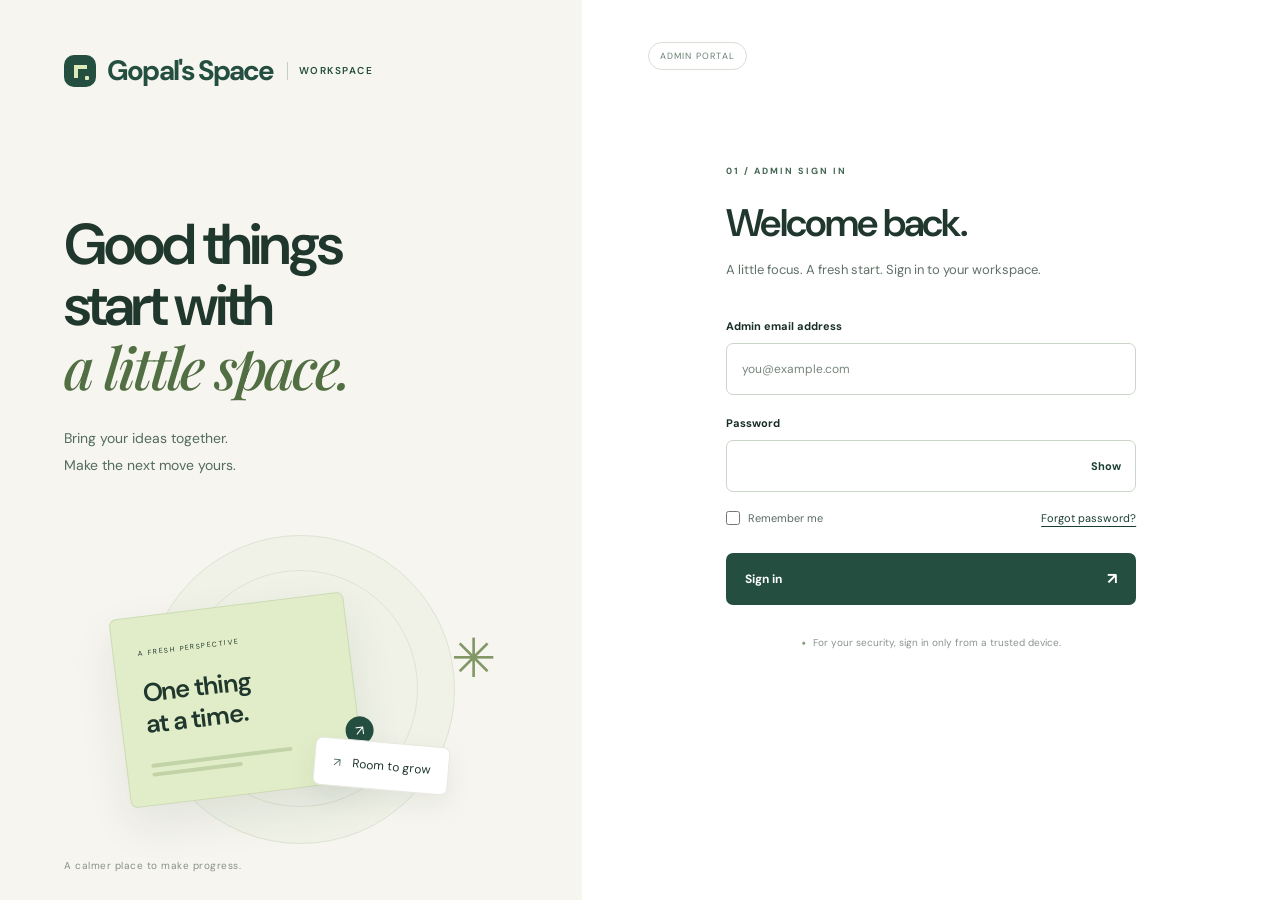
<file: frontend/admin/login.html>
<!doctype html>
<html lang="en">
<head>
  <meta charset="utf-8">
  <meta name="viewport" content="width=device-width, initial-scale=1">
  <meta name="theme-color" content="#244f40">
  <meta name="description" content="Secure administrator sign in to Relay Workspace.">
  <title>Admin Sign In | Gopal's Workspace</title>
  <link rel="preconnect" href="https://fonts.googleapis.com">
  <link rel="preconnect" href="https://fonts.gstatic.com" crossorigin>
  <link href="https://fonts.googleapis.com/css2?family=DM+Sans:wght@400;500;600;700&family=Playfair+Display:ital,wght@1,500&display=swap" rel="stylesheet">
  <link rel="stylesheet" href="login.css">
  <script src="login.js" defer></script>
</head>
<body>
  <main class="login-layout">
    <aside class="brand-panel" aria-label="Relay Workspace introduction">
      <a class="brand" href="#" aria-label="Relay Workspace home">
        <span class="brand-mark" aria-hidden="true"><span></span><i></i></span>
        <span class="brand-name">Gopal's Space</span>
        <span class="brand-divider" aria-hidden="true"></span>
        <span class="brand-workspace">WORKSPACE</span>
      </a>

      <section class="brand-copy">
        <h1>Good things<br>start with<br><em>a little space.</em></h1>
        <p class="brand-description">Bring your ideas together.<br>Make the next move yours.</p>
      </section>

      <div class="artwork" aria-hidden="true">
        <div class="orbit orbit-one"></div>
        <div class="orbit orbit-two"></div>
        <div class="spark">✳</div>
        <div class="idea-card">
          <p class="card-eyebrow">A FRESH PERSPECTIVE</p>
          <p class="card-title">One thing<br>at a time.</p>
          <div class="card-lines"><span></span><span></span></div>
          <span class="card-dot">↗</span>
        </div>
        <div class="floating-note"><span>↗</span> Room to grow</div>
      </div>
      <p class="panel-footer">A calmer place to make progress.</p>
    </aside>

    <section class="form-panel" aria-labelledby="login-title">
      <header class="topbar">
        <span class="demo-label">ADMIN PORTAL</span>
      </header>

      <div class="login-content">
        <p class="step-label">01 / ADMIN SIGN IN</p>
        <h2 id="login-title">Welcome back.</h2>
        <p class="form-intro">A little focus. A fresh start. Sign in to your workspace.</p>

        <form id="login-form" novalidate>
          <div class="field-group">
            <label for="email">Admin email address</label>
            <input id="email" name="email" type="email" placeholder="you@example.com"
              autocomplete="username" inputmode="email" required aria-describedby="email-error">
            <p class="field-error" id="email-error" aria-live="polite"></p>
          </div>

          <div class="field-group">
            <label for="password">Password</label>
            <div class="password-wrap">
              <input id="password" name="password" type="password" autocomplete="current-password"
                required aria-describedby="password-error">
              <button class="show-password" type="button" id="toggle-password"
                aria-label="Show password" aria-pressed="false">Show</button>
            </div>
            <p class="field-error" id="password-error" aria-live="polite"></p>
          </div>

          <div class="form-options">
            <label class="remember-option" for="remember">
              <input id="remember" name="remember" type="checkbox">
              <span>Remember me</span>
            </label>
            <a href="#" id="forgot-link">Forgot password?</a>
          </div>

          <button class="submit-button" type="submit">
            <span>Sign in</span><span class="submit-arrow" aria-hidden="true">↗</span>
          </button>
          <p class="form-message" id="form-message" role="status" aria-live="polite"></p>
        </form>

        <p class="security-note" id="security-note"><span aria-hidden="true">●</span> For your security, sign in only from a trusted device.</p>
      </div>
    </section>
  </main>
</body>
</html>
</file>
<file: frontend/admin/login.css>
/* Relay Workspace admin login
   Palette: forest green, warm ivory, sage and white. */
:root {
  color-scheme: light;
  --forest: #244f40;
  --forest-dark: #1f3a30;
  --ink: #20372e;
  --sage: #526f43;
  --ivory: #f6f5ef;
  --white: #ffffff;
  --border: #cbd6c8;
  --muted: #5e6d67;
  --pale-green: #e1edc8;
  --error: #a43838;
  --focus: #789a70;
  --shadow: 0 18px 45px rgb(32 55 46 / 9%);
}

* { box-sizing: border-box; }
html { min-height: 100%; scroll-behavior: smooth; }
body {
  margin: 0;
  min-width: 320px;
  min-height: 100vh;
  font-family: "DM Sans", Arial, sans-serif;
  color: var(--ink);
  background: var(--white);
  -webkit-font-smoothing: antialiased;
}
a { color: inherit; }
button, input { font: inherit; }
button, a, input { -webkit-tap-highlight-color: transparent; }
a:focus-visible, button:focus-visible, input:focus-visible {
  outline: 3px solid var(--focus);
  outline-offset: 3px;
}

.login-layout {
  display: grid;
  grid-template-columns: minmax(390px, 45.5%) minmax(0, 1fr);
  min-height: 100vh;
}
.brand-panel {
  position: relative;
  display: flex;
  flex-direction: column;
  min-height: 100vh;
  padding: clamp(28px, 4.1vw, 58px) clamp(28px, 5vw, 70px) 28px;
  overflow: hidden;
  background: var(--ivory);
}
.brand {
  display: inline-flex;
  align-items: center;
  align-self: flex-start;
  gap: 11px;
  color: var(--forest);
  text-decoration: none;
}
.brand-mark {
  position: relative;
  display: grid;
  place-items: center;
  width: 32px;
  height: 32px;
  border-radius: 10px;
  background: var(--forest);
}
.brand-mark span {
  position: absolute;
  width: 13px;
  height: 13px;
  left: 10px;
  top: 10px;
  border: 4px solid #dce9b9;
  border-right: 0;
  border-bottom: 0;
}
.brand-mark i {
  position: absolute;
  right: 7px;
  bottom: 7px;
  width: 4px;
  height: 4px;
  border-radius: 1px;
  background: #dce9b9;
}
.brand-name {
  font-size: 28px;
  font-weight: 700;
  letter-spacing: -1.8px;
}
.brand-divider { width: 1px; height: 18px; margin-left: 2px; background: #c7cec3; }
.brand-workspace { font-size: 10px; letter-spacing: 1.5px; font-weight: 600; }
.brand-copy { position: relative; z-index: 1; margin-top: clamp(68px, 10.8vh, 112px); }
.eyebrow, .step-label {
  margin: 0;
  font-size: 10px;
  font-weight: 700;
  letter-spacing: 2.1px;
}
.eyebrow { color: #365d4b; }
.brand-copy h1 {
  margin: 27px 0 24px;
  font-size: clamp(42px, 4.5vw, 60px);
  line-height: 1.06;
  letter-spacing: -3px;
  font-weight: 600;
}
.brand-copy h1 em {
  color: var(--sage);
  font-family: "Playfair Display", Georgia, serif;
  font-weight: 500;
  letter-spacing: -2.8px;
}
.brand-description {
  margin: 0;
  color: #536b61;
  font-size: 14px;
  line-height: 1.95;
}
.artwork {
  position: relative;
  width: min(100%, 460px);
  min-height: 290px;
  flex: 1;
  margin: 14px auto 0;
}
.orbit {
  position: absolute;
  border: 1px solid #dce4d2;
  border-radius: 50%;
  aspect-ratio: 1;
}
.orbit-one { width: 68%; left: 18%; top: 12%; background: rgb(220 231 204 / 24%); }
.orbit-two { width: 52%; left: 26%; top: 22%; }
.idea-card {
  position: absolute;
  top: 32%;
  left: 12%;
  width: 52%;
  min-height: 190px;
  padding: 31px 24px 22px;
  transform: rotate(-7deg);
  border: 1px solid #ccdbb5;
  border-radius: 7px;
  background: var(--pale-green);
  box-shadow: var(--shadow);
}
.card-eyebrow { margin: 0 0 21px; font-size: 7px; letter-spacing: 1.5px; }
.card-title { margin: 0; font-size: clamp(19px, 2vw, 26px); line-height: 1.22; font-weight: 600; letter-spacing: -1px; }
.card-lines { display: grid; gap: 5px; margin-top: 24px; }
.card-lines span { display: block; height: 4px; width: 76%; border-radius: 4px; background: #c2d3a7; }
.card-lines span + span { width: 49%; }
.card-dot {
  position: absolute;
  right: -15px;
  bottom: 35px;
  display: grid;
  place-items: center;
  width: 28px;
  height: 28px;
  border-radius: 50%;
  color: white;
  background: var(--forest);
  font-size: 14px;
}
.floating-note {
  position: absolute;
  top: 71%;
  left: 55%;
  display: flex;
  align-items: center;
  gap: 11px;
  padding: 15px 18px;
  border: 1px solid #e7e9e1;
  border-radius: 7px;
  background: #fff;
  box-shadow: 0 10px 28px rgb(32 55 46 / 7%);
  font-size: 12px;
  white-space: nowrap;
  transform: rotate(5deg);
}
.floating-note span { color: #50725e; }
.spark { position: absolute; top: 37%; right: 5%; color: #839766; font-size: 54px; font-weight: 300; }
.panel-footer { margin: auto 0 0; padding-top: 16px; color: #879188; font-size: 10px; letter-spacing: .5px; }

.form-panel {
  display: flex;
  flex-direction: column;
  min-width: 0;
  min-height: 100vh;
  padding: 42px clamp(28px, 5.1vw, 72px) 22px;
}
.topbar { display: flex; align-items: center; justify-content: space-between; gap: 20px; }
.demo-label {
  padding: 7px 11px;
  border: 1px solid #d8e0d5;
  border-radius: 30px;
  color: #67806f;
  font-size: 9px;
  letter-spacing: 1.2px;
}
.form-options a:hover { text-decoration-thickness: 2px; }
.login-content { width: min(100%, 410px); margin: clamp(65px, 10.5vh, 105px) auto 48px; }
.step-label { color: #426651; font-size: 9px; letter-spacing: 2px; }
.login-content h2 { margin: 24px 0 14px; font-size: clamp(31px, 3vw, 39px); line-height: 1.15; letter-spacing: -1.8px; font-weight: 600; }
.form-intro { margin: 0 0 38px; color: #617168; font-size: 13px; line-height: 1.7; }
.field-group { margin-bottom: 21px; }
.field-group > label { display: block; margin-bottom: 10px; color: #182e25; font-size: 11px; font-weight: 700; }
.field-group input {
  display: block;
  width: 100%;
  height: 52px;
  padding: 0 15px;
  border: 1px solid var(--border);
  border-radius: 7px;
  background: var(--white);
  color: var(--ink);
  font-size: 12px;
  transition: border-color .18s, box-shadow .18s;
}
.field-group input::placeholder { color: #77857c; opacity: 1; }
.field-group input:focus { border-color: var(--focus); outline: none; box-shadow: 0 0 0 3px rgb(120 154 112 / 15%); }
.field-group input[aria-invalid="true"] { border-color: var(--error); }
.password-wrap { position: relative; }
.password-wrap input { padding-right: 66px; }
.show-password {
  position: absolute;
  top: 0;
  right: 0;
  height: 52px;
  padding: 0 15px;
  border: 0;
  border-radius: 7px;
  color: #193d30;
  background: transparent;
  cursor: pointer;
  font-size: 11px;
  font-weight: 700;
}
.show-password:hover { color: var(--sage); }
.field-error { min-height: 0; margin: 0; color: var(--error); font-size: 11px; line-height: 1.5; }
.field-error:not(:empty) { margin-top: 6px; }
.form-options { display: flex; align-items: center; justify-content: space-between; gap: 12px; margin: -2px 0 28px; font-size: 11px; }
.remember-option { display: inline-flex; align-items: center; gap: 8px; color: #5a6b61; cursor: pointer; }
.remember-option input { width: 14px; height: 14px; margin: 0; accent-color: var(--forest); }
.form-options a, .account-prompt a { color: #183e31; text-underline-offset: 4px; text-decoration-thickness: 1px; }
.submit-button {
  display: flex;
  align-items: center;
  justify-content: space-between;
  width: 100%;
  min-height: 52px;
  padding: 0 19px;
  border: 0;
  border-radius: 7px;
  background: var(--forest);
  color: #fff;
  cursor: pointer;
  font-size: 12px;
  font-weight: 700;
  transition: background .18s, transform .18s;
}
.submit-button:hover { background: var(--forest-dark); }
.submit-button:active { transform: translateY(1px); }
.submit-button:disabled { opacity: .72; cursor: wait; }
.submit-arrow { font-size: 16px; }
.form-message { min-height: 0; margin: 0; color: var(--forest); font-size: 12px; line-height: 1.6; }
.form-message:not(:empty) { margin-top: 12px; }
.form-message.is-error { color: var(--error); }
.account-prompt { margin: 28px 0 0; text-align: center; color: #69776f; font-size: 11px; line-height: 1.8; }
.account-prompt a { font-weight: 700; }
.security-note { display: flex; justify-content: center; align-items: center; gap: 7px; margin: 31px 0 0; color: #8a948d; font-size: 10px; text-align: center; }
.security-note span { color: #7b9a77; font-size: 7px; }

/* Tablet: retain the split layout but tighten spacing. */
@media (max-width: 900px) {
  .login-layout { grid-template-columns: minmax(300px, 40%) minmax(0, 1fr); }
  .brand-panel { padding-inline: 30px; }
  .brand-copy h1 { font-size: clamp(38px, 5.2vw, 48px); letter-spacing: -2px; }
  .brand-copy h1 em { letter-spacing: -2px; }
  .artwork { min-height: 240px; }
  .idea-card { padding: 23px 17px 18px; min-height: 165px; }
  .floating-note { left: 47%; padding: 12px 14px; }
  .form-panel { padding-inline: clamp(25px, 4vw, 42px); }
}
@media (max-width: 680px) {
  .login-layout { display: flex; flex-direction: column; }
  .brand-panel { min-height: auto; padding: 25px 24px 28px; }
  .brand-name { font-size: 25px; }
  .brand-copy { margin-top: 43px; }
  .brand-copy h1 { margin: 18px 0 15px; font-size: clamp(39px, 10vw, 52px); line-height: 1.04; }
  .brand-description { font-size: 13px; line-height: 1.7; }
  .artwork { display: none; }
  .panel-footer { display: none; }
  .form-panel { min-height: auto; padding: 27px 24px 22px; }
  .login-content { margin: 54px auto 54px; }
  .form-intro { margin-bottom: 30px; }
}
@media (max-width: 380px) {
  .brand-panel, .form-panel { padding-inline: 19px; }
  .brand-workspace { font-size: 8px; letter-spacing: 1px; }
  .form-options { align-items: flex-start; }
  .login-content h2 { font-size: 32px; }
}
@media (prefers-reduced-motion: reduce) {
  *, *::before, *::after { scroll-behavior: auto !important; transition-duration: .01ms !important; animation-duration: .01ms !important; animation-iteration-count: 1 !important; }
}
</file>
